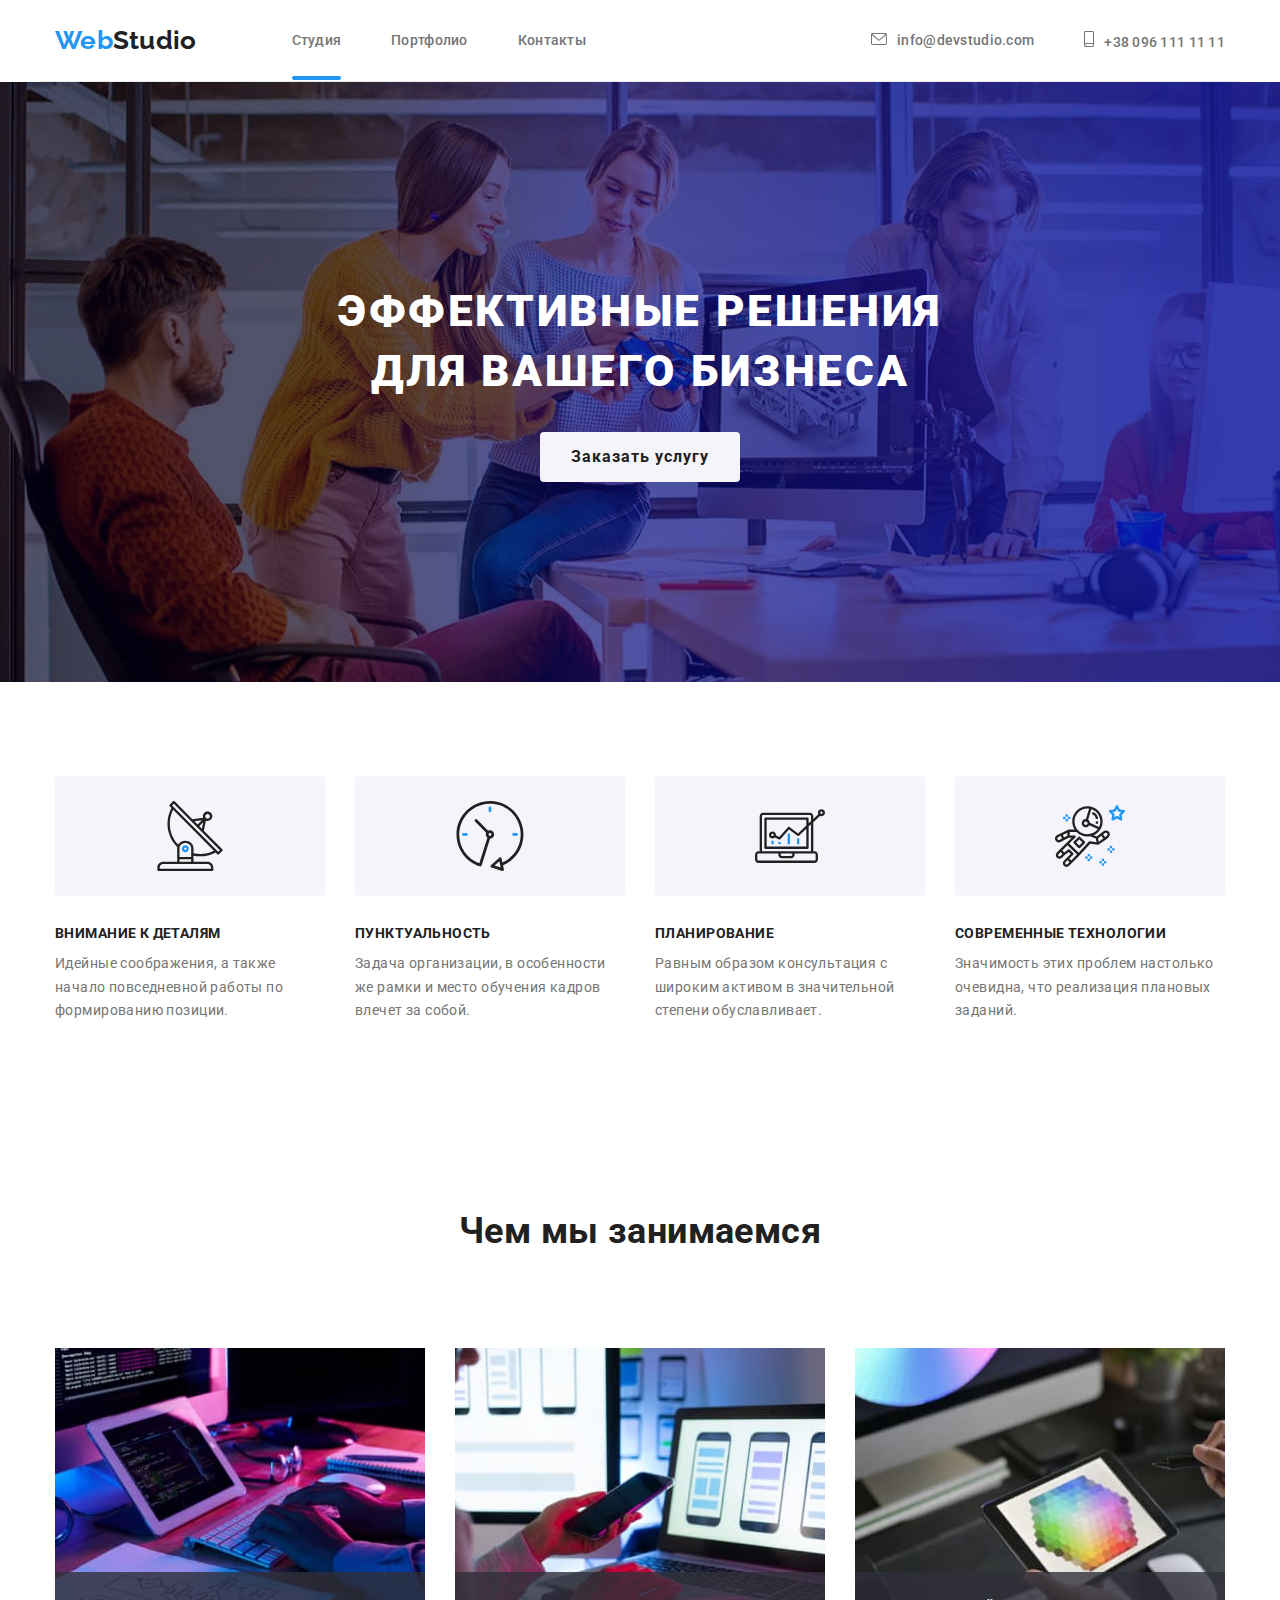
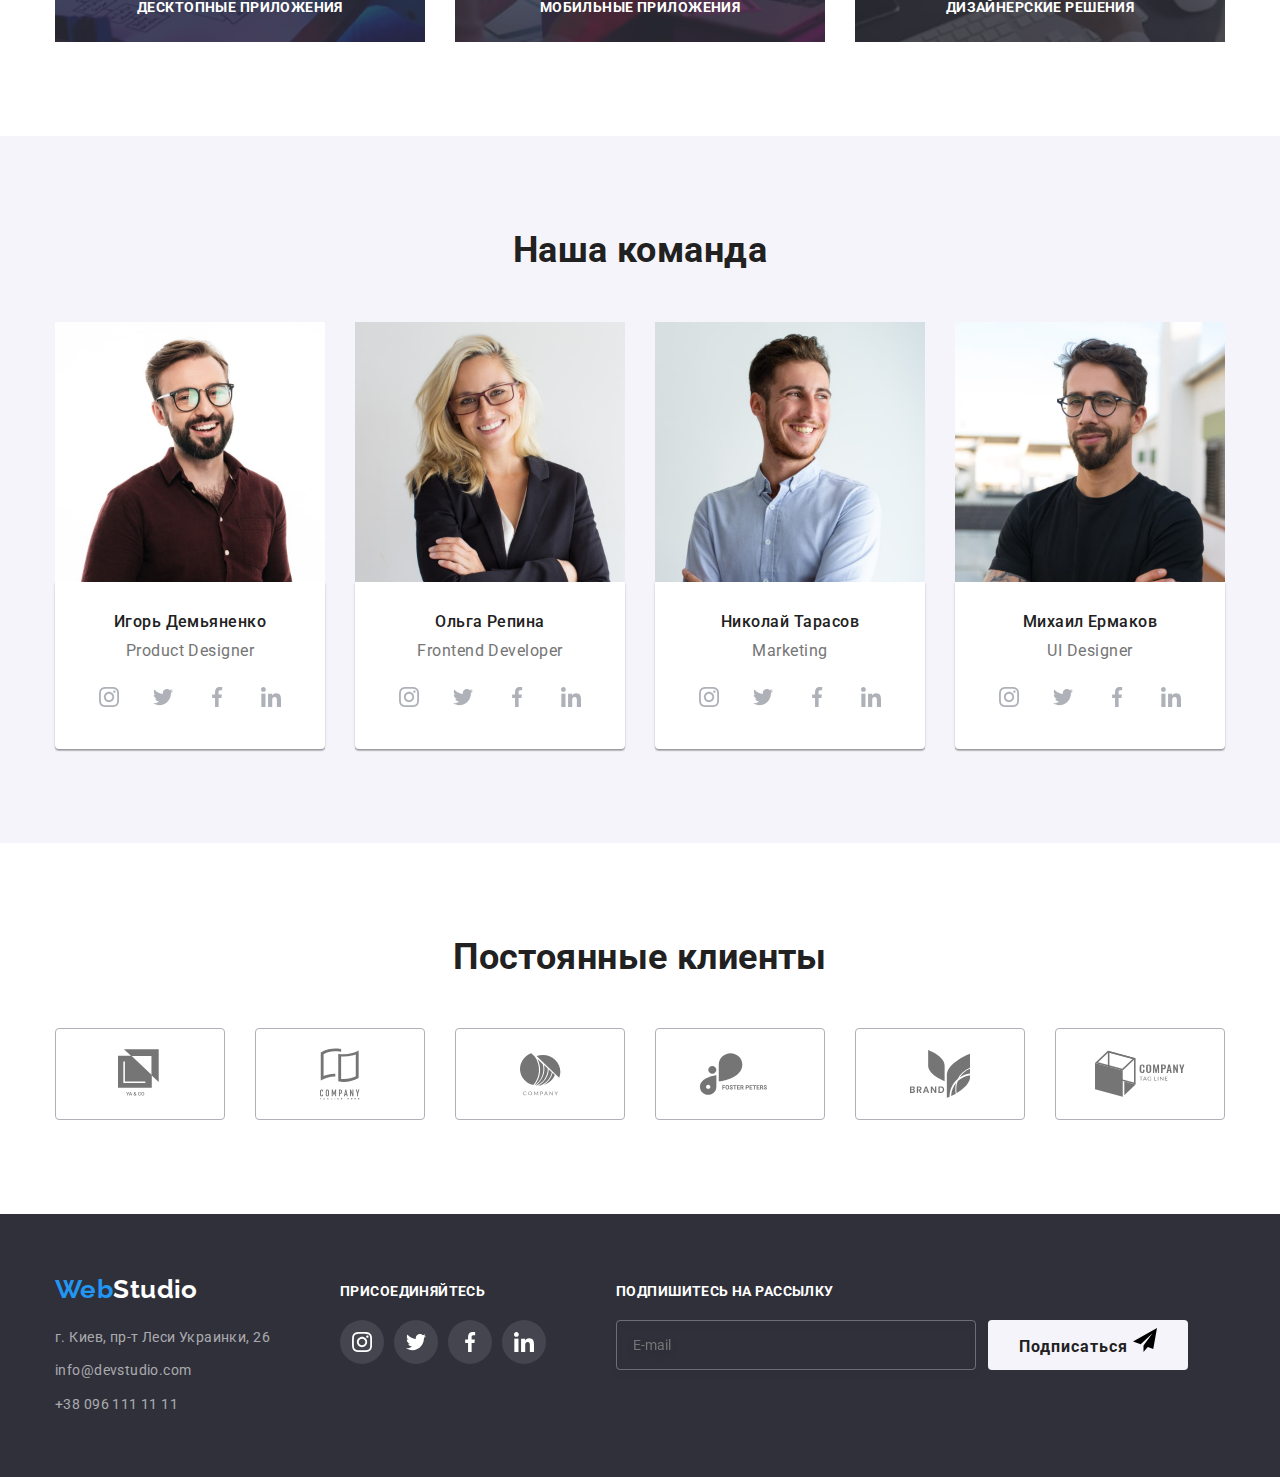
<file: index.html>
<!DOCTYPE html>
<html lang="ru">
  <head>
    <meta charset="UTF-8" />
    <meta http-equiv="X-UA-Compatible" content="IE=edge" />
    <meta name="viewport" content="width=device-width, initial-scale=1.0" />
    <link rel="preconnect" href="https://fonts.googleapis.com" />
    <link rel="preconnect" href="https://fonts.gstatic.com" crossorigin />
    <title>WebStudio</title>
    <link
      href="https://fonts.googleapis.com/css2?family=Raleway:wght@700&family=Roboto:wght@400;500;700;900&display=swap"
      rel="stylesheet"
    />
    <link
      rel="stylesheet"
      href="https://cdn.jsdelivr.net/npm/modern-normalize@1.1.0/modern-normalize.min.css"
    />
    <link rel="stylesheet" href="./css/main.min.css" />
  </head>

  <body>
    <header class="page-header">
      <div class="container page-header__container">
        <nav class="page-header__nav">
          <a class="link logo" href="/index.html"
            ><span class="logo-color">Web</span>Studio</a
          >

          <ul class="list nav-list">
            <li class="nav-list__item">
              <a class="link nav-list__link current" href="/index.html"
                >Студия</a
              >
            </li>
            <li class="nav-list__item">
              <a class="link nav-list__link" href="./portfolio.html"
                >Портфолио</a
              >
            </li>
            <li class="nav-list__item">
              <a class="link nav-list__link" href="#">Контакты</a>
            </li>
          </ul>
        </nav>
        <ul class="list contacts-list">
          <li class="contacts-list__item">
            <a
              class="link contacts-list__link"
              href="mailto:info@devstudio.com"
            >
              <svg class="icon contacts-list__icon" width="16" height="12">
                <use href="./images/icons/sprite.svg#icon-envelope"></use></svg
              >info@devstudio.com</a
            >
          </li>
          <li class="contacts-list__item">
            <a class="link contacts-list__link" href="tel:+380961111111"
              ><svg class="icon contacts-list__icon" width="10" height="16">
                <use
                  href="./images/icons/sprite.svg#icon-smartphone"
                ></use></svg
              >+38 096 111 11 11</a
            >
          </li>
        </ul>
      </div>
    </header>
    <main>
      <section class="section hero-section">
        <div class="container">
          <h1 class="hero-section__title">
            Эффективные решения для вашего бизнеса
          </h1>
          <button class="button button--big" data-modal-open type="button">
            Заказать услугу
          </button>
        </div>
      </section>
      <section class="section features">
        <div class="container">
          <h2 class="visually-hidden">Особенности</h2>
          <ul class="list features-list">
            <li class="features-list__item features-list__item--antenna">
              <h3 class="features-list__titles">Внимание к деталям</h3>
              <p>
                Идейные соображения, а также начало повседневной работы по
                формированию позиции.
              </p>
            </li>
            <li class="features-list__item features-list__item--clock">
              <h3 class="features-list__titles">Пунктуальность</h3>
              <p>
                Задача организации, в особенности же рамки и место обучения
                кадров влечет за собой.
              </p>
            </li>
            <li class="features-list__item features-list__item--diagram">
              <h3 class="features-list__titles">Планирование</h3>
              <p>
                Равным образом консультация с широким активом в значительной
                степени обуславливает.
              </p>
            </li>
            <li class="features-list__item features-list__item--astronaut">
              <h3 class="features-list__titles">Современные технологии</h3>
              <p>
                Значимость этих проблем настолько очевидна, что реализация
                плановых заданий.
              </p>
            </li>
          </ul>
        </div>
      </section>

      <section class="section work">
        <div class="container">
          <h2 class="second-title work__second-title">Чем мы занимаемся</h2>

          <ul class="list work-list">
            <li class="work-list__item">
              <img src="./images/img.jpg" alt="img" width="370" />
              <div class="work-list__overlay">
                <p class="work-list__text">Десктопные приложения</p>
              </div>
            </li>
            <li class="work-list__item">
              <img src="./images/img-1.jpg" alt="img-1" width="370" />
              <div class="work-list__overlay">
                <p class="work-list__text">Мобильные приложения</p>
              </div>
            </li>
            <li class="work-list__item">
              <img src="./images/img-2.jpg" alt="img-2" width="370" />
              <div class="work-list__overlay">
                <p class="work-list__text">Дизайнерские решения</p>
              </div>
            </li>
          </ul>
        </div>
      </section>

      <section class="section team-section">
        <div class="container">
          <h2 class="second-title team-section__title">Наша команда</h2>
          <ul class="team-list">
            <li class="team-list__item">
              <img
                src="./images/team/team-card-1.jpg"
                alt="Игорь Демьяненко"
                width="270"
                height="260"
              />
              <div class="team-member">
                <h3 class="team-member__title">Игорь Демьяненко</h3>
                <p class="team-member__position">Product Designer</p>
                <ul class="social-media-list">
                  <li class="social-media-list__item">
                    <a href="#" class="social-media-list__link link"
                      ><svg class="icon social-media-list__icon">
                        <use
                          href="./images/icons/sprite.svg#icon-instagram-2"
                        ></use>
                      </svg>
                    </a>
                  </li>
                  <li class="social-media-list__item">
                    <a href="#" class="social-media-list__link link"
                      ><svg class="icon social-media-list__icon">
                        <use
                          href="./images/icons/sprite.svg#icon-twitter-1"
                        ></use>
                      </svg>
                    </a>
                  </li>
                  <li class="social-media-list__item">
                    <a href="#" class="social-media-list__link link"
                      ><svg class="icon social-media-list__icon">
                        <use
                          href="./images/icons/sprite.svg#icon-facebook-1"
                        ></use>
                      </svg>
                    </a>
                  </li>
                  <li class="social-media-list__item">
                    <a href="#" class="social-media-list__link link"
                      ><svg class="icon social-media-list__icon">
                        <use
                          href="./images/icons/sprite.svg#icon-linkedin-1"
                        ></use></svg
                    ></a>
                  </li>
                </ul>
              </div>
            </li>
            <li class="team-list__item">
              <img
                src="./images/team/team-card-2.jpg"
                alt="Ольга Репина"
                width="270"
                height="260"
              />
              <div class="team-member">
                <h3 class="team-member__title">Ольга Репина</h3>
                <p class="team-member__position">Frontend Developer</p>
                <ul class="social-media-list">
                  <li class="social-media-list__item">
                    <a href="#" class="social-media-list__link link"
                      ><svg class="icon social-media-list__icon">
                        <use
                          href="./images/icons/sprite.svg#icon-instagram-2"
                        ></use>
                      </svg>
                    </a>
                  </li>
                  <li class="social-media-list__item">
                    <a href="#" class="social-media-list__link link"
                      ><svg class="icon social-media-list__icon">
                        <use
                          href="./images/icons/sprite.svg#icon-twitter-1"
                        ></use>
                      </svg>
                    </a>
                  </li>
                  <li class="social-media-list__item">
                    <a href="#" class="social-media-list__link link"
                      ><svg class="icon social-media-list__icon">
                        <use
                          href="./images/icons/sprite.svg#icon-facebook-1"
                        ></use>
                      </svg>
                    </a>
                  </li>
                  <li class="social-media-list__item">
                    <a href="#" class="social-media-list__link link"
                      ><svg class="icon social-media-list__icon">
                        <use
                          href="./images/icons/sprite.svg#icon-linkedin-1"
                        ></use></svg
                    ></a>
                  </li>
                </ul>
              </div>
            </li>
            <li class="team-list__item">
              <img
                src="./images/team/team-card-3.jpg"
                alt="Николай Тарасов"
                width="270"
                height="260"
              />
              <div class="team-member">
                <h3 class="team-member__title">Николай Тарасов</h3>
                <p class="team-member__position">Marketing</p>
                <ul class="social-media-list">
                  <li class="social-media-list__item">
                    <a href="#" class="social-media-list__link link"
                      ><svg class="icon social-media-list__icon">
                        <use
                          href="./images/icons/sprite.svg#icon-instagram-2"
                        ></use>
                      </svg>
                    </a>
                  </li>
                  <li class="social-media-list__item">
                    <a href="#" class="social-media-list__link link"
                      ><svg class="icon social-media-list__icon">
                        <use
                          href="./images/icons/sprite.svg#icon-twitter-1"
                        ></use>
                      </svg>
                    </a>
                  </li>
                  <li class="social-media-list__item">
                    <a href="#" class="social-media-list__link link"
                      ><svg class="icon social-media-list__icon">
                        <use
                          href="./images/icons/sprite.svg#icon-facebook-1"
                        ></use>
                      </svg>
                    </a>
                  </li>
                  <li class="social-media-list__item">
                    <a href="#" class="social-media-list__link link"
                      ><svg class="icon social-media-list__icon">
                        <use
                          href="./images/icons/sprite.svg#icon-linkedin-1"
                        ></use></svg
                    ></a>
                  </li>
                </ul>
              </div>
            </li>
            <li class="team-list__item">
              <img
                src="./images/team/team-card-4.jpg"
                alt="Михаил Ермаков"
                width="270"
                height="260"
              />
              <div class="team-member">
                <h3 class="team-member__title">Михаил Ермаков</h3>
                <p class="team-member__position">UI Designer</p>
                <ul class="social-media-list">
                  <li class="social-media-list__item">
                    <a href="#" class="social-media-list__link link"
                      ><svg class="icon social-media-list__icon">
                        <use
                          href="./images/icons/sprite.svg#icon-instagram-2"
                        ></use>
                      </svg>
                    </a>
                  </li>
                  <li class="social-media-list__item">
                    <a href="#" class="social-media-list__link link"
                      ><svg class="icon social-media-list__icon">
                        <use
                          href="./images/icons/sprite.svg#icon-twitter-1"
                        ></use>
                      </svg>
                    </a>
                  </li>
                  <li class="social-media-list__item">
                    <a href="#" class="social-media-list__link link"
                      ><svg class="icon social-media-list__icon">
                        <use
                          href="./images/icons/sprite.svg#icon-facebook-1"
                        ></use>
                      </svg>
                    </a>
                  </li>
                  <li class="social-media-list__item">
                    <a href="#" class="social-media-list__link link"
                      ><svg class="icon social-media-list__icon">
                        <use
                          href="./images/icons/sprite.svg#icon-linkedin-1"
                        ></use></svg
                    ></a>
                  </li>
                </ul>
              </div>
            </li>
          </ul>
        </div>
      </section>
      <section class="section clients-section">
        <h2 class="second-title">Постоянные клиенты</h2>
        <div class="container">
          <ul class="clients-list list">
            <li class="clients-list__item">
              <a href="#" class="link clients-list__link">
                <svg class="icon clients-list__icon" width="45" height="50">
                  <use href="/images/icons/sprite.svg#icon-logo-1"></use>
                </svg>
              </a>
            </li>
            <li class="clients-list__item">
              <a href="#" class="link clients-list__link">
                <svg class="icon clients-list__icon" width="40" height="52">
                  <use href="/images/icons/sprite.svg#icon-logo-2"></use>
                </svg>
              </a>
            </li>
            <li class="clients-list__item">
              <a href="#" class="link clients-list__link">
                <svg class="icon clients-list__icon" width="41" height="43">
                  <use href="/images/icons/sprite.svg#icon-logo-3"></use>
                </svg>
              </a>
            </li>
            <li class="clients-list__item">
              <a href="#" class="link clients-list__link">
                <svg class="icon clients-list__icon" width="80" height="43">
                  <use href="/images/icons/sprite.svg#icon-logo-4"></use>
                </svg>
              </a>
            </li>
            <li class="clients-list__item">
              <a href="#" class="link clients-list__link">
                <svg class="icon clients-list__icon" width="60" height="48">
                  <use href="/images/icons/sprite.svg#icon-logo-5"></use>
                </svg>
              </a>
            </li>
            <li class="clients-list__item">
              <a href="#" class="link clients-list__link">
                <svg class="icon clients-list__icon" width="90" height="48">
                  <use href="/images/icons/sprite.svg#icon-logo-6"></use>
                </svg>
              </a>
            </li>
          </ul>
        </div>
      </section>
    </main>
    <footer class="footer">
      <div class="container footer-container">
        <div class="wrapper">
          <a class="link logo footer__logo" href="/index.html"
            ><span class="logo-color">Web</span>Studio</a
          >
          <address class="footer-contacts">
            <ul class="footer-contacts__list">
              <li class="footer-contacts__item">
                <a
                  class="link footer-contacts__link"
                  href="https://goo.gl/maps/Z4iwxhbqDGJFQBdJ7"
                  target="_blank"
                  rel="noreferrer noopener"
                  >г. Киев, пр-т Леси Украинки, 26</a
                >
              </li>
              <li class="footer-contacts__item">
                <a
                  class="link footer-contacts__link"
                  href="mailto:info@devstudio.com"
                  >info@devstudio.com</a
                >
              </li>
              <li class="footer-contacts__item">
                <a class="link footer-contacts__link" href="tel:+380961111111"
                  >+38 096 111 11 11</a
                >
              </li>
            </ul>
          </address>
        </div>
        <div class="social-media-wrapper">
          <h2 class="footer__title">присоединяйтесь</h2>
          <ul class="social-media-list">
            <li class="social-media-list__item">
              <a
                href="#"
                class="social-media-list__link link social-media-list__link--dark-bg"
                ><svg
                  class="icon social-media-list__icon social-media-list__icon--dark-bg"
                >
                  <use href="./images/icons/sprite.svg#icon-instagram-2"></use>
                </svg>
              </a>
            </li>
            <li class="social-media-list__item">
              <a
                href="#"
                class="social-media-list__link link social-media-list__link--dark-bg"
                ><svg
                  class="icon social-media-list__icon social-media-list__icon--dark-bg"
                >
                  <use href="./images/icons/sprite.svg#icon-twitter-1"></use>
                </svg>
              </a>
            </li>
            <li class="social-media-list__item">
              <a
                href="#"
                class="social-media-list__link link social-media-list__link--dark-bg"
                ><svg
                  class="icon social-media-list__icon social-media-list__icon--dark-bg"
                >
                  <use href="./images/icons/sprite.svg#icon-facebook-1"></use>
                </svg>
              </a>
            </li>
            <li class="social-media-list__item">
              <a
                href="#"
                class="social-media-list__link link social-media-list__link--dark-bg"
                ><svg
                  class="icon social-media-list__icon social-media-list__icon--dark-bg"
                >
                  <use
                    href="./images/icons/sprite.svg#icon-linkedin-1"
                  ></use></svg
              ></a>
            </li>
          </ul>
        </div>
        <div class="footer-form-wrapper">
          <h2 class="footer__title">Подпишитесь на рассылку</h2>
          <form class="footer__form">
            <input
              type="email"
              name="footer-email"
              placeholder="E-mail"
              required
              class="footer-email"
            />
            <button type="submit" class="button button--big footer-form-button">
              <span>Подписаться</span>
              <svg class="icon send-icon">
                <use href="./images/icons/sprite.svg#icon-send"></use>
              </svg>
            </button>
          </form>
        </div>
      </div>
    </footer>
    <div class="modal-overlay is-hidden" data-modal>
      <div class="modal-window">
        <button type="button" class="button btn-close" data-modal-close>
          <svg class="icon" width="11" height="11">
            <use href="./images/icons/sprite.svg#icon-cross"></use>
          </svg>
        </button>
        <h2 class="second-title modal-title">
          Оставьте свои данные, мы вам перезвоним
        </h2>
        <form class="modal-form">
          <label class="modal-form-label"
            ><span class="modal-form-label-text">Имя</span>
            <div class="input-wrapper">
              <input type="text" name="name" class="modal-form-input" />
              <svg class="icon modal-form-icon" width="18" height="18">
                <use
                  href="./images/icons/sprite.svg#icon-person-black-18"
                ></use>
              </svg></div
          ></label>

          <label class="modal-form-label"
            ><span class="modal-form-label-text">Телефон</span>
            <div class="input-wrapper">
              <input type="tel" name="tel" class="modal-form-input" /><svg
                class="icon modal-form-icon"
                width="18"
                height="18"
              >
                <use href="./images/icons/sprite.svg#icon-phone-black-18"></use>
              </svg></div
          ></label>

          <label class="modal-form-label"
            ><span class="modal-form-label-text">Почта</span>
            <div class="input-wrapper">
              <input type="email" name="mail" class="modal-form-input" /><svg
                class="icon modal-form-icon"
                width="18"
                height="18"
              >
                <use href="./images/icons/sprite.svg#icon-email-black-18"></use>
              </svg></div
          ></label>

          <label class="modal-form-label"
            ><span class="modal-form-label-text">Комментарий</span>
            <div class="input-wrapper comment-wrapper">
              <textarea
                name="comment"
                class="modal-form-input modal-form-comment"
                placeholder="Введите текст"
              ></textarea></div
          ></label>
          <label class="confirm-label"
            ><input
              type="checkbox"
              name="confirm"
              class="confirm-checkbox"
            /><span class="check-icon"></span
            ><span>Соглашаюсь с рассылкой и принимаю</span>
            <a href="#" class="link">Условия договора</a></label
          >
          <button type="submit" class="button button--big submit-button">
            Отправить
          </button>
        </form>
      </div>
    </div>
    <script src="./js/modal.js"></script>
  </body>
</html>
</file>
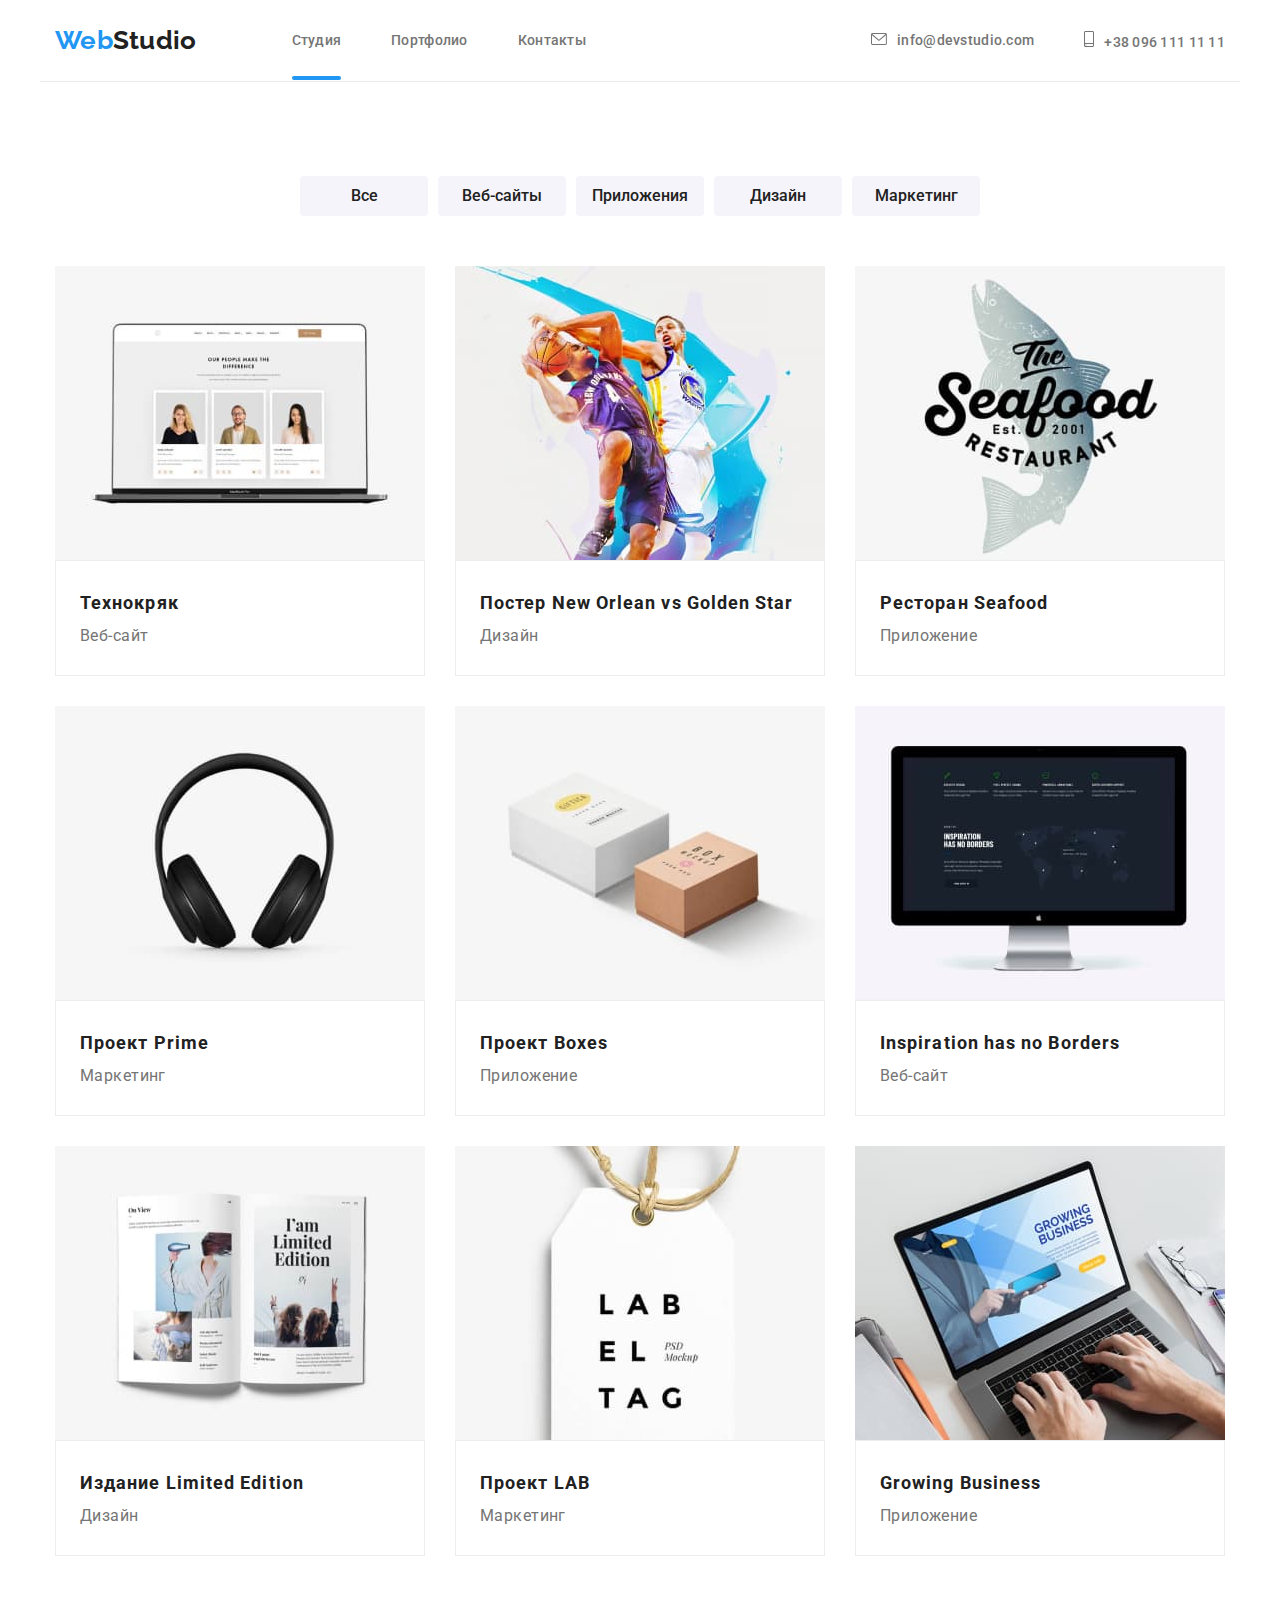
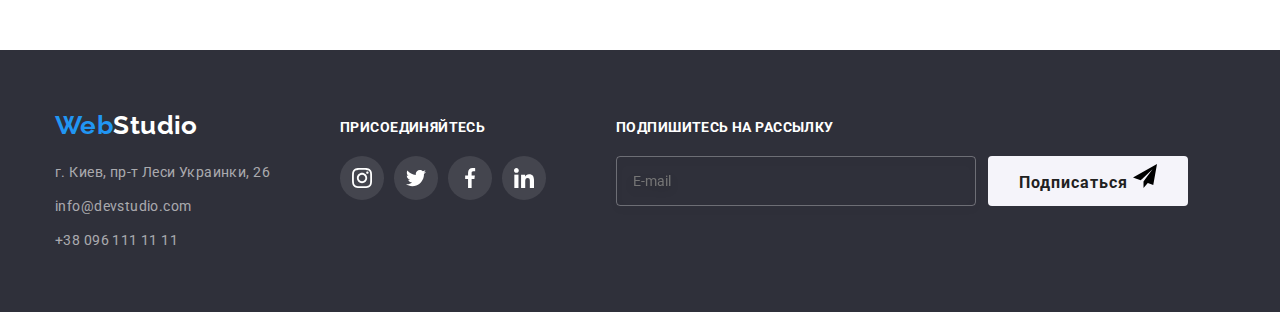
<file: portfolio.html>
<!DOCTYPE html>
<html lang="ru">
  <head>
    <meta charset="UTF-8" />
    <meta http-equiv="X-UA-Compatible" content="IE=edge" />
    <meta name="viewport" content="width=device-width, initial-scale=1.0" />
    <title>Portfolio</title>
    <link
      href="https://fonts.googleapis.com/css2?family=Raleway:wght@700&family=Roboto:wght@400;500;700;900&display=swap"
      rel="stylesheet"
    />
    <link
      rel="stylesheet"
      href="https://cdn.jsdelivr.net/npm/modern-normalize@1.1.0/modern-normalize.min.css"
    />
    <link rel="stylesheet" href="./css/main.min.css" />
  </head>

  <body>
    <header class="page-header">
      <div class="container page-header__container">
        <nav class="page-header__nav">
          <a class="link logo" href="/index.html"
            ><span class="logo-color">Web</span>Studio</a
          >

          <ul class="list nav-list">
            <li class="nav-list__item">
              <a class="link nav-list__link current" href="/index.html"
                >Студия</a
              >
            </li>
            <li class="nav-list__item">
              <a class="link nav-list__link" href="./portfolio.html"
                >Портфолио</a
              >
            </li>
            <li class="nav-list__item">
              <a class="link nav-list__link" href="#">Контакты</a>
            </li>
          </ul>
        </nav>
        <ul class="list contacts-list">
          <li class="contacts-list__item">
            <a
              class="link contacts-list__link"
              href="mailto:info@devstudio.com"
            >
              <svg class="icon contacts-list__icon" width="16" height="12">
                <use href="./images/icons/sprite.svg#icon-envelope"></use></svg
              >info@devstudio.com</a
            >
          </li>
          <li class="contacts-list__item">
            <a class="link contacts-list__link" href="tel:+380961111111"
              ><svg class="icon contacts-list__icon" width="10" height="16">
                <use
                  href="./images/icons/sprite.svg#icon-smartphone"
                ></use></svg
              >+38 096 111 11 11</a
            >
          </li>
        </ul>
      </div>
    </header>
    <main>
      <section class="work-examples section">
        <div class="container">
          <h2 class="visually-hidden">Примеры работ</h2>
          <ul class="list">
            <li class="list-item">
              <button class="button" type="button">Все</button>
            </li>
            <li class="list-item">
              <button class="button" type="button">Веб-сайты</button>
            </li>
            <li class="list-item">
              <button class="button" type="button">Приложения</button>
            </li>
            <li class="list-item">
              <button class="button" type="button">Дизайн</button>
            </li>
            <li class="list-item">
              <button class="button" type="button">Маркетинг</button>
            </li>
          </ul>

          <ul class="work-examples-list">
            <li class="list-item">
              <div class="wrapper">
                <img
                  src="./images/projects/project-1.jpg"
                  alt="Веб-сайт"
                  width="370"
                />
                <div class="work-examples-overlay">
                  <p class="work-examples-text">
                    Ресурс предлагает комплексные предложения с разным уровнем
                    функционала и сервисов. Все это позволит посетителю получить
                    исчерпывающие сведения о компании или частном лице.
                  </p>
                </div>
              </div>
              <div class="card-item-container">
                <h3 class="card-titles">Технокряк</h3>
                <p class="card-text">Веб-сайт</p>
              </div>
            </li>
            <li class="list-item">
              <div class="wrapper">
                <img
                  src="./images/projects/project-2.jpg"
                  alt="Постер New Orlean vs Golden Star"
                  width="370"
                />
                <div class="work-examples-overlay">
                  <p class="work-examples-text">
                    Ресурс предлагает комплексные предложения с разным уровнем
                    функционала и сервисов. Все это позволит посетителю получить
                    исчерпывающие сведения о компании или частном лице.
                  </p>
                </div>
              </div>
              <div class="card-item-container">
                <h3 class="card-titles">Постер New Orlean vs Golden Star</h3>
                <p class="card-text">Дизайн</p>
              </div>
            </li>
            <li class="list-item">
              <div class="wrapper">
                <img
                  src="./images/projects/project-3.jpg"
                  alt="Ресторан Seafood"
                  width="370"
                />
                <div class="work-examples-overlay">
                  <p class="work-examples-text">
                    Ресурс предлагает комплексные предложения с разным уровнем
                    функционала и сервисов. Все это позволит посетителю получить
                    исчерпывающие сведения о компании или частном лице.
                  </p>
                </div>
              </div>
              <div class="card-item-container">
                <h3 class="card-titles">Ресторан Seafood</h3>
                <p class="card-text">Приложение</p>
              </div>
            </li>
            <li class="list-item">
              <div class="wrapper">
                <img
                  src="./images/projects/project-4.jpg"
                  alt="Проект Prime"
                  width="370"
                />
                <div class="work-examples-overlay">
                  <p class="work-examples-text">
                    Ресурс предлагает комплексные предложения с разным уровнем
                    функционала и сервисов. Все это позволит посетителю получить
                    исчерпывающие сведения о компании или частном лице.
                  </p>
                </div>
              </div>
              <div class="card-item-container">
                <h3 class="card-titles">Проект Prime</h3>
                <p class="card-text">Маркетинг</p>
              </div>
            </li>
            <li class="list-item">
              <div class="wrapper">
                <img
                  src="./images/projects/project-5.jpg"
                  alt="Проект Boxes"
                  width="370"
                />
                <div class="work-examples-overlay">
                  <p class="work-examples-text">
                    Ресурс предлагает комплексные предложения с разным уровнем
                    функционала и сервисов. Все это позволит посетителю получить
                    исчерпывающие сведения о компании или частном лице.
                  </p>
                </div>
              </div>
              <div class="card-item-container">
                <h3 class="card-titles">Проект Boxes</h3>
                <p class="card-text">Приложение</p>
              </div>
            </li>
            <li class="list-item">
              <div class="wrapper">
                <img
                  src="./images/projects/project-6.jpg"
                  alt="Inspiration has no Borders"
                  width="370"
                />
                <div class="work-examples-overlay">
                  <p class="work-examples-text">
                    Ресурс предлагает комплексные предложения с разным уровнем
                    функционала и сервисов. Все это позволит посетителю получить
                    исчерпывающие сведения о компании или частном лице.
                  </p>
                </div>
              </div>
              <div class="card-item-container">
                <h3 class="card-titles">Inspiration has no Borders</h3>
                <p class="card-text">Веб-сайт</p>
              </div>
            </li>
            <li class="list-item">
              <div class="wrapper">
                <img
                  src="./images/projects/project-7.jpg"
                  alt="Издание Limited Edition"
                  width="370"
                />
                <div class="work-examples-overlay">
                  <p class="work-examples-text">
                    Ресурс предлагает комплексные предложения с разным уровнем
                    функционала и сервисов. Все это позволит посетителю получить
                    исчерпывающие сведения о компании или частном лице.
                  </p>
                </div>
              </div>
              <div class="card-item-container">
                <h3 class="card-titles">Издание Limited Edition</h3>
                <p class="card-text">Дизайн</p>
              </div>
            </li>
            <li class="list-item">
              <div class="wrapper">
                <img
                  src="./images/projects/project-8.jpg"
                  alt="Проект LAB"
                  width="370"
                />
                <div class="work-examples-overlay">
                  <p class="work-examples-text">
                    Ресурс предлагает комплексные предложения с разным уровнем
                    функционала и сервисов. Все это позволит посетителю получить
                    исчерпывающие сведения о компании или частном лице.
                  </p>
                </div>
              </div>
              <div class="card-item-container">
                <h3 class="card-titles">Проект LAB</h3>
                <p class="card-text">Маркетинг</p>
              </div>
            </li>
            <li class="list-item">
              <div class="wrapper">
                <img
                  src="./images/projects/project-9.jpg"
                  alt="Growing Business"
                  width="370"
                />
                <div class="work-examples-overlay">
                  <p class="work-examples-text">
                    Ресурс предлагает комплексные предложения с разным уровнем
                    функционала и сервисов. Все это позволит посетителю получить
                    исчерпывающие сведения о компании или частном лице.
                  </p>
                </div>
              </div>
              <div class="card-item-container">
                <h3 class="card-titles">Growing Business</h3>
                <p class="card-text">Приложение</p>
              </div>
            </li>
          </ul>
        </div>
      </section>
    </main>
    <footer class="footer">
      <div class="container footer-container">
        <div class="wrapper">
          <a class="link logo footer__logo" href="/index.html"
            ><span class="logo-color">Web</span>Studio</a
          >
          <address class="footer-contacts">
            <ul class="footer-contacts__list">
              <li class="footer-contacts__item">
                <a
                  class="link footer-contacts__link"
                  href="https://goo.gl/maps/Z4iwxhbqDGJFQBdJ7"
                  target="_blank"
                  rel="noreferrer noopener"
                  >г. Киев, пр-т Леси Украинки, 26</a
                >
              </li>
              <li class="footer-contacts__item">
                <a
                  class="link footer-contacts__link"
                  href="mailto:info@devstudio.com"
                  >info@devstudio.com</a
                >
              </li>
              <li class="footer-contacts__item">
                <a class="link footer-contacts__link" href="tel:+380961111111"
                  >+38 096 111 11 11</a
                >
              </li>
            </ul>
          </address>
        </div>
        <div class="social-media-wrapper">
          <h2 class="footer__title">присоединяйтесь</h2>
          <ul class="social-media-list">
            <li class="social-media-list__item">
              <a
                href="#"
                class="social-media-list__link link social-media-list__link--dark-bg"
                ><svg
                  class="icon social-media-list__icon social-media-list__icon--dark-bg"
                >
                  <use href="./images/icons/sprite.svg#icon-instagram-2"></use>
                </svg>
              </a>
            </li>
            <li class="social-media-list__item">
              <a
                href="#"
                class="social-media-list__link link social-media-list__link--dark-bg"
                ><svg
                  class="icon social-media-list__icon social-media-list__icon--dark-bg"
                >
                  <use href="./images/icons/sprite.svg#icon-twitter-1"></use>
                </svg>
              </a>
            </li>
            <li class="social-media-list__item">
              <a
                href="#"
                class="social-media-list__link link social-media-list__link--dark-bg"
                ><svg
                  class="icon social-media-list__icon social-media-list__icon--dark-bg"
                >
                  <use href="./images/icons/sprite.svg#icon-facebook-1"></use>
                </svg>
              </a>
            </li>
            <li class="social-media-list__item">
              <a
                href="#"
                class="social-media-list__link link social-media-list__link--dark-bg"
                ><svg
                  class="icon social-media-list__icon social-media-list__icon--dark-bg"
                >
                  <use
                    href="./images/icons/sprite.svg#icon-linkedin-1"
                  ></use></svg
              ></a>
            </li>
          </ul>
        </div>
        <div class="footer-form-wrapper">
          <h2 class="footer__title">Подпишитесь на рассылку</h2>
          <form class="footer__form">
            <input
              type="email"
              name="footer-email"
              placeholder="E-mail"
              required
              class="footer-email"
            />
            <button type="submit" class="button button--big footer-form-button">
              <span>Подписаться</span>
              <svg class="icon send-icon">
                <use href="./images/icons/sprite.svg#icon-send"></use>
              </svg>
            </button>
          </form>
        </div>
      </div>
    </footer>
  </body>
</html>
</file>
<file: css/main.min.css>
.visually-hidden{position:absolute;width:1px;height:1px;margin:-1px;border:0;padding:0;white-space:nowrap;-webkit-clip-path:inset(100%);clip-path:inset(100%);clip:rect(0 0 0 0);overflow:hidden}h1,h2,h3,h4,h5,h6,p{margin-top:0px;margin-bottom:0px}img{display:block;width:100%}body{font-family:"Roboto",sans-serif;font-size:14px;line-height:1.7;letter-spacing:.03em;color:#757575}ul{list-style:none;margin:0;padding:0}.link{text-decoration:none;font-style:normal;color:inherit;transition:color 250ms cubic-bezier(0.4, 0, 0.2, 1)}.link:hover,.link:focus,.link:active{color:#2196f3}.icon{transition:fill 250ms cubic-bezier(0.4, 0, 0.2, 1)}.link:hover>.icon,.link:focus>.icon,.link:active>.icon{fill:#2196f3}.container{width:1200px;padding-left:15px;padding-right:15px;margin-left:auto;margin-right:auto}.section{padding-top:94px;padding-bottom:94px}.button{min-width:128px;height:40px;font-weight:500;font-size:16px;line-height:1.62;text-align:center;border:none;border-radius:4px;color:#212121;background-color:#f5f4fa;cursor:pointer;transition:background-color 250ms cubic-bezier(0.4, 0, 0.2, 1),box-shadow 250ms cubic-bezier(0.4, 0, 0.2, 1),color 250ms cubic-bezier(0.4, 0, 0.2, 1)}.button:hover,.button:focus{color:#fff;background-color:#2196f3;box-shadow:0px 4px 4px rgba(0,0,0,.15)}.button--big{min-width:200px;height:50px;font-weight:700;line-height:1.9;letter-spacing:.06em}.logo{padding:25px 0;margin-right:95px;font-family:"Raleway";font-weight:700;font-size:26px;line-height:1.2;color:#212121}.logo-color{color:#2196f3}.page-header__container{display:flex;align-items:center;border-bottom:1px solid #ececec}.page-header__nav{display:flex;align-items:center;font-weight:500;font-size:14px;line-height:1.14;letter-spacing:.02em;color:#212121}.nav-list{display:flex;-moz-column-gap:50px;column-gap:50px;color:#757575}.nav-list__link{padding-top:32px;padding-bottom:32px}.nav-list__link::after{content:"";height:4px;background-color:#2196f3;border-radius:2px}.current{position:relative}.current.nav-list__link::after{display:block;position:absolute;bottom:0;width:100%}.contacts-list{display:flex;align-items:center;-moz-column-gap:50px;column-gap:50px;margin-left:auto;font-weight:500;line-height:1.14;letter-spacing:.02em;color:#757575}.contacts-list:last-child{display:flex;align-items:center}.contacts-list__link{padding-top:20px;padding-bottom:20px}.contacts-list__icon{fill:#757575;margin-right:10px;transition:fill 250ms cubic-bezier(0.4, 0, 0.2, 1)}.hero-section{padding-top:200px;padding-bottom:200px;background-color:#2f303a;background-image:linear-gradient(to right, rgba(2, 0, 36, 0.4) 24%, rgba(16, 16, 191, 0.4) 48%, rgba(11, 23, 185, 0.664) 90%),url(/images/hero.jpg);max-width:1600px;margin-right:auto;margin-left:auto;background-repeat:no-repeat;text-align:center}.hero-section__title{width:700px;margin:0 auto 30px;font-weight:900;font-size:44px;line-height:1.36;text-align:center;letter-spacing:.06em;text-transform:uppercase;color:#fff}.second-title{margin-bottom:50px;text-align:center;font-weight:700;font-size:36px;line-height:1.16;color:#212121}.third-title{font-style:normal;font-weight:500;font-size:16px;line-height:1.18;letter-spacing:.03em;color:#212121}.features-list{display:flex;-moz-column-gap:30px;column-gap:30px}.features-list__item{flex-basis:calc((100% - 90px)/4)}.features-list__titles{margin-bottom:10px;font-size:14px;font-weight:700;line-height:1.14;letter-spacing:.03em;text-transform:uppercase;color:#212121}.features-list__item::before{display:block;height:120px;content:"";background-color:#f5f4fa;background-repeat:no-repeat;background-size:70px 70px;background-position:center;border-radius:4px;margin-bottom:30px}.features-list__item--antenna::before{background-image:url(/images/icons/SVG/antenna.svg)}.features-list__item--clock::before{background-image:url(/images/icons/SVG/clock.svg)}.features-list__item--diagram::before{background-image:url(/images/icons/SVG/diagram.svg)}.features-list__item--astronaut::before{background-image:url(/images/icons/SVG/astronaut.svg)}.work__second-title{margin-bottom:95px;text-align:center}.work-list{display:flex;-moz-column-gap:30px;column-gap:30px}.work-list__item{position:relative}.work-list__overlay{display:flex;align-items:center;justify-content:center;position:absolute;bottom:0;left:0;height:70px;width:100%;background:rgba(47,48,58,.8)}.work-list__text{font-weight:700;font-size:14px;line-height:16px;letter-spacing:.03em;text-transform:uppercase;color:#fff}.team-section{background:#f5f4fa}.team-member__title{margin-bottom:10px}.team-section__title{text-align:center;margin-bottom:50px}.team-list{display:flex;-moz-column-gap:30px;column-gap:30px}.team-list__item{text-align:center}.team-member{padding:30px 0;background:#fff;box-shadow:0px 1px 3px rgba(0,0,0,.12),0px 1px 1px rgba(0,0,0,.14),0px 2px 1px rgba(0,0,0,.2);border-radius:0px 0px 4px 4px}.team-member__title{font-weight:500;font-size:16px;line-height:19px;letter-spacing:.03em;color:#212121}.team-member__position{margin-bottom:15px;font-size:16px;line-height:1.19;letter-spacing:.03em}.social-media-list{display:flex;justify-content:center;-moz-column-gap:10px;column-gap:10px}.social-media-list__link{display:flex;width:44px;height:44px;align-items:center;justify-content:center;border-radius:50%;transition:background-color 250ms cubic-bezier(0.4, 0, 0.2, 1)}.social-media-list__link:hover,.social-media-list__link:focus{background-color:#2196f3}.social-media-list__link--dark-bg{background:rgba(255,255,255,.1)}.social-media-list__icon{width:20px;height:20px;fill:#afb1b8;transition:fill 250ms cubic-bezier(0.4, 0, 0.2, 1)}.social-media-list__icon--dark-bg{fill:#fff}.social-media-list__link:hover .social-media-list__icon,.social-media-list__link:focus .social-media-list__icon{fill:#fff}.clients-list{display:flex;-moz-column-gap:30px;column-gap:30px}.clients-list__link{display:flex;align-items:center;justify-content:center;width:170px;height:92px;border:1px solid #afb1b8;border-radius:4px;transition:border-color 250ms cubic-bezier(0.4, 0, 0.2, 1)}.clients-list__link:hover{border-color:#2196f3}.clients-list__icon{fill:currentColor}.modal-overlay{position:fixed;top:0;left:0;width:100%;height:100%;background-color:rgba(0,0,0,.2);opacity:1;transition:opacity 250ms cubic-bezier(0.4, 0, 0.2, 1)}.modal-overlay.is-hidden{opacity:0;pointer-events:none}.modal-window{position:absolute;top:50%;left:50%;transform:translate(-50%, -50%) scale(1);width:530px;height:580px;padding:40px;background:#fff;border-radius:4px;box-shadow:0px 1px 3px rgba(0,0,0,.12),0px 1px 1px rgba(0,0,0,.14),0px 2px 1px rgba(0,0,0,.2);opacity:1;transition:transform 250ms}.modal-overlay.is-hidden .modal-window{transform:translate(-50%, -50%) scale(0.5)}.btn-close{position:absolute;top:10px;right:10px;min-width:30px;height:30px;border:1px solid #f5f4fa;border-radius:50%;background-color:rgba(0,0,0,0)}.btn-close:hover .icon{fill:#fff}.send-icon{width:24px;height:24px;fill:inherit;transition:fill 250ms cubic-bezier(0.4, 0, 0.2, 1)}.modal-title{margin-bottom:12px;font-size:20px;line-height:23px;letter-spacing:.03em;color:#212121}.modal-form{display:flex;flex-direction:column}.modal-form-input{width:100%;height:40px;padding-left:35px;padding-right:35px;border:1px solid rgba(33,33,33,.2);border-radius:4px}.modal-form-input:focus{border:1px solid #2196f3;outline:rgba(0,0,0,0)}.input-wrapper:focus-within .modal-form-icon{fill:#2196f3}.modal-form-label:focus-within .modal-form-label-text{color:#2196f3}.modal-form-label-text{display:block;margin-bottom:5px;font-size:12px;line-height:14px;letter-spacing:.01em;color:#757575}.modal-form-comment{height:120px;resize:none}.modal-form-icon{position:absolute;top:0;left:0;transform:translateY(50%);margin-left:12px}.input-wrapper{position:relative;margin-bottom:10px}.modal-form-comment{padding:12px 16px}.modal-form-comment::-moz-placeholder{font-family:"Roboto";font-style:normal;font-weight:400;font-size:12px;line-height:14px;letter-spacing:.01em;color:rgba(117,117,117,.5)}.modal-form-comment::placeholder{font-family:"Roboto";font-style:normal;font-weight:400;font-size:12px;line-height:14px;letter-spacing:.01em;color:rgba(117,117,117,.5)}.comment-wrapper{margin-bottom:20px}.confirm-label{display:flex;align-items:center;justify-content:center;-moz-column-gap:8px;column-gap:8px;margin-bottom:20px;font-size:14px;line-height:24px;letter-spacing:.03em;color:#757575;cursor:pointer}.confirm-label .link{color:#2196f3;text-decoration:underline}.submit-button{max-width:200px;align-self:center}.modal-form-label{display:block}.confirm-checkbox{position:absolute;top:0;left:0;-webkit-appearance:none;-moz-appearance:none;appearance:none;width:1px;height:1px;margin:-1px;border:0;padding:0;white-space:nowrap;-webkit-clip-path:inset(100%);clip-path:inset(100%);clip:rect(0 0 0 0);overflow:hidden}.check-icon{display:inline-block;width:15px;height:15px;border:2px solid;border-radius:2px}.confirm-checkbox:checked+.check-icon{background-color:#2196f3;border-color:rgba(0,0,0,0);background-image:url(../images/icons/SVG/icon-check.svg);background-size:contain;background-origin:border-box}.footer{padding-top:60px;padding-bottom:60px;color:#fff;background-color:#2f303a}.footer__logo{display:inline-block;margin:0;padding:0;margin-bottom:20px;color:#fff}.footer-contacts__item:not(:last-child){margin-bottom:10px}.footer-contacts__link{color:rgba(255,255,255,.6)}.footer-container{display:flex;-moz-column-gap:70px;column-gap:70px}.footer__title{margin-bottom:20px;font-weight:700;font-size:14px;line-height:1.14;letter-spacing:.03em;text-transform:uppercase;color:#fff}.social-media-wrapper{padding-top:10px}.footer-icon .icon{fill:#fff}.social-icon-link.footer-icon{background-color:rgba(255,255,255,.1)}.social-icon-link.footer-icon:hover{background-color:#2196f3}.footer-form-wrapper{padding-top:10px}.footer-email{width:360px;height:50px;padding-left:16px;padding-right:16px;border:1px solid rgba(255,255,255,.3);filter:drop-shadow(0px 4px 4px rgba(0, 0, 0, 0.15));border-radius:4px;background-color:rgba(0,0,0,0);color:#fff}.footer__form{display:flex;-moz-column-gap:12px;column-gap:12px}.footer__button{display:flex;align-items:center;justify-content:center;-moz-column-gap:10px;column-gap:10px}.footer-form-button:hover .send-icon{fill:#fff}.footer-form-button:hover .send-icon{fill:#fff}.work-examples .list{display:flex;justify-content:center}.work-examples .list>.list-item:not(:last-child){margin-right:10px;margin-bottom:50px}.work-examples-list .wrapper{position:relative;overflow:hidden}.work-examples-overlay{padding:63px 24px;position:absolute;top:0;left:0;transform:translateY(100%);transition:transform 250ms cubic-bezier(0.4, 0, 0.2, 1);height:100%;background:rgba(33,150,243,.9);font-size:18px;line-height:28px;letter-spacing:.03em;color:#fff}.card-titles{font-weight:700;font-size:18px;line-height:2;letter-spacing:.06em;color:#212121}.card-text{font-size:16px;line-height:1.87}.work-examples-list{display:flex;flex-wrap:wrap;gap:30px}.work-examples-list .list-item{flex-basis:calc((100% - 60px)/3)}.card-item-container{padding:24px;background:#fff;border:1px solid #eee}.work-examples-list>.list-item{transition:box-shadow 250ms cubic-bezier(0.4, 0, 0.2, 1)}.work-examples-list>.list-item:hover{box-shadow:2px 2px 27px 0px #dedede}.list-item:hover .work-examples-overlay{transform:translateY(0)}/*# sourceMappingURL=main.min.css.map */
</file>
